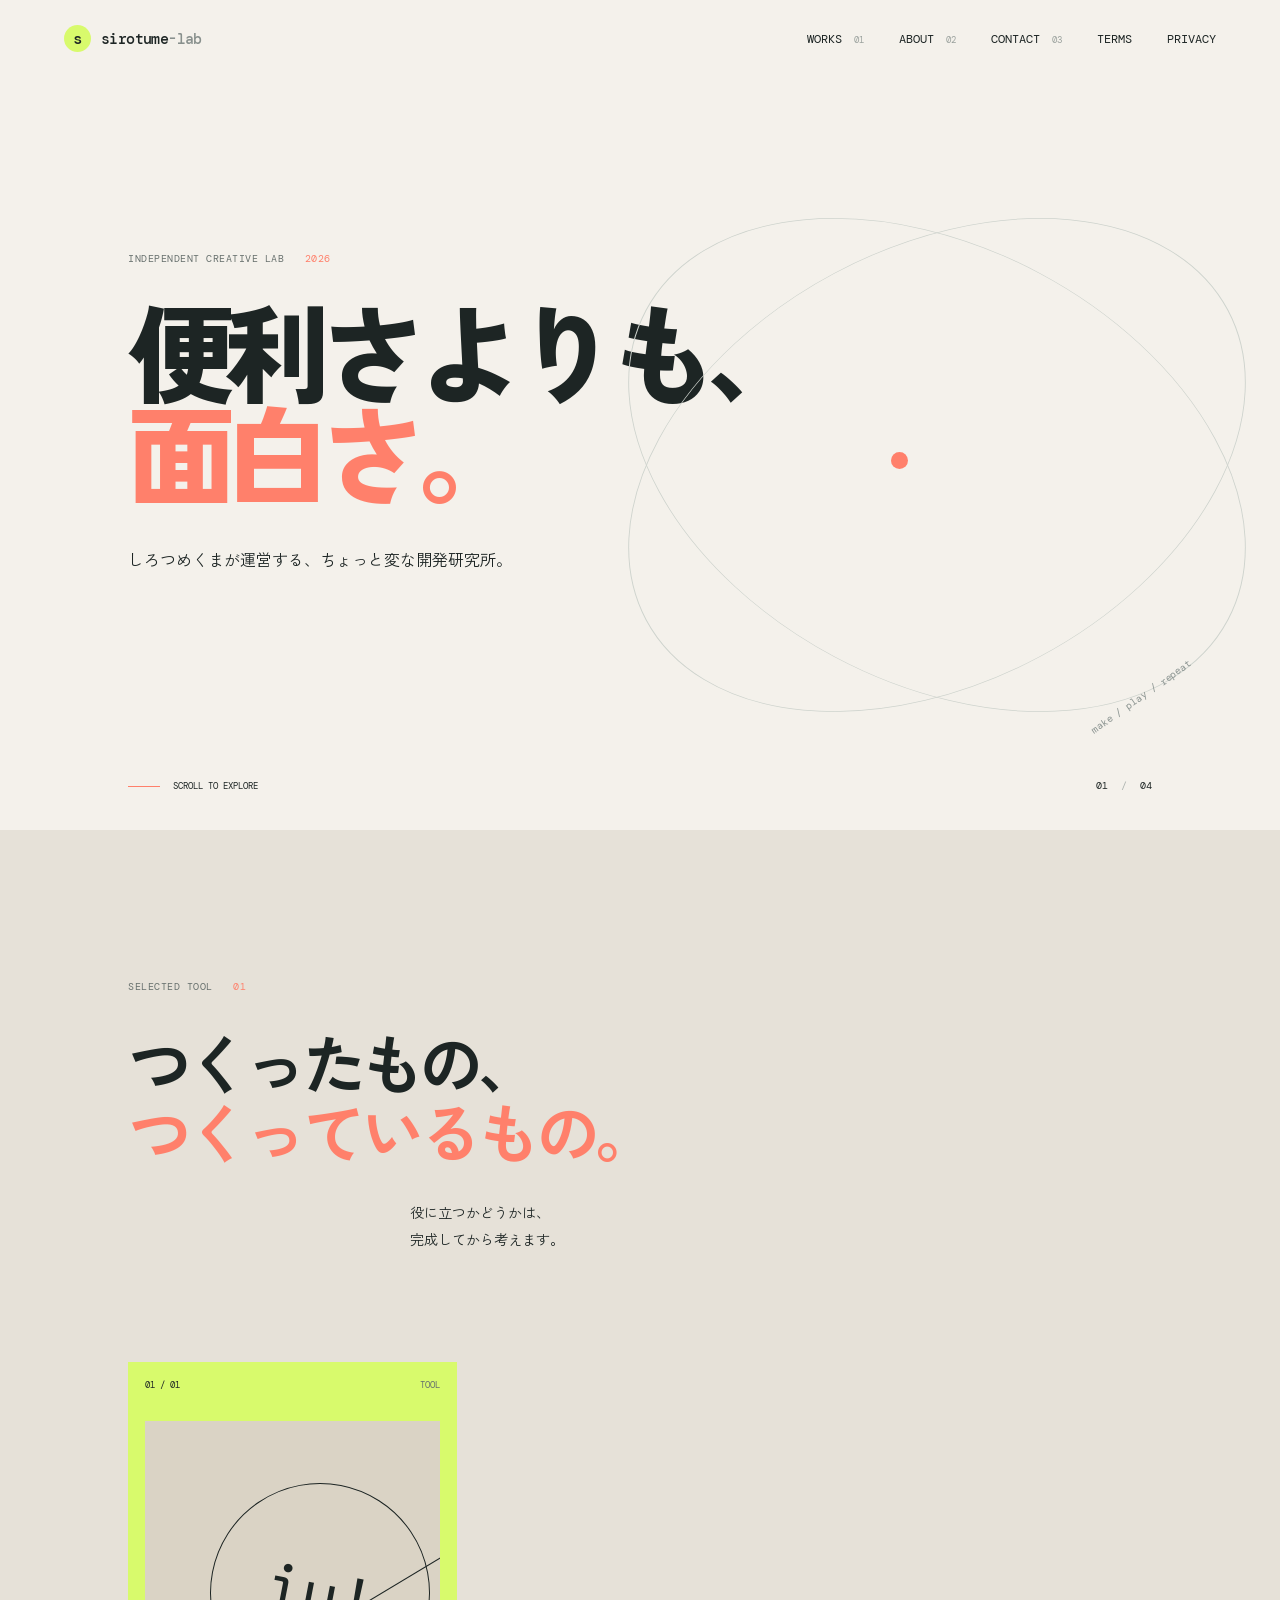
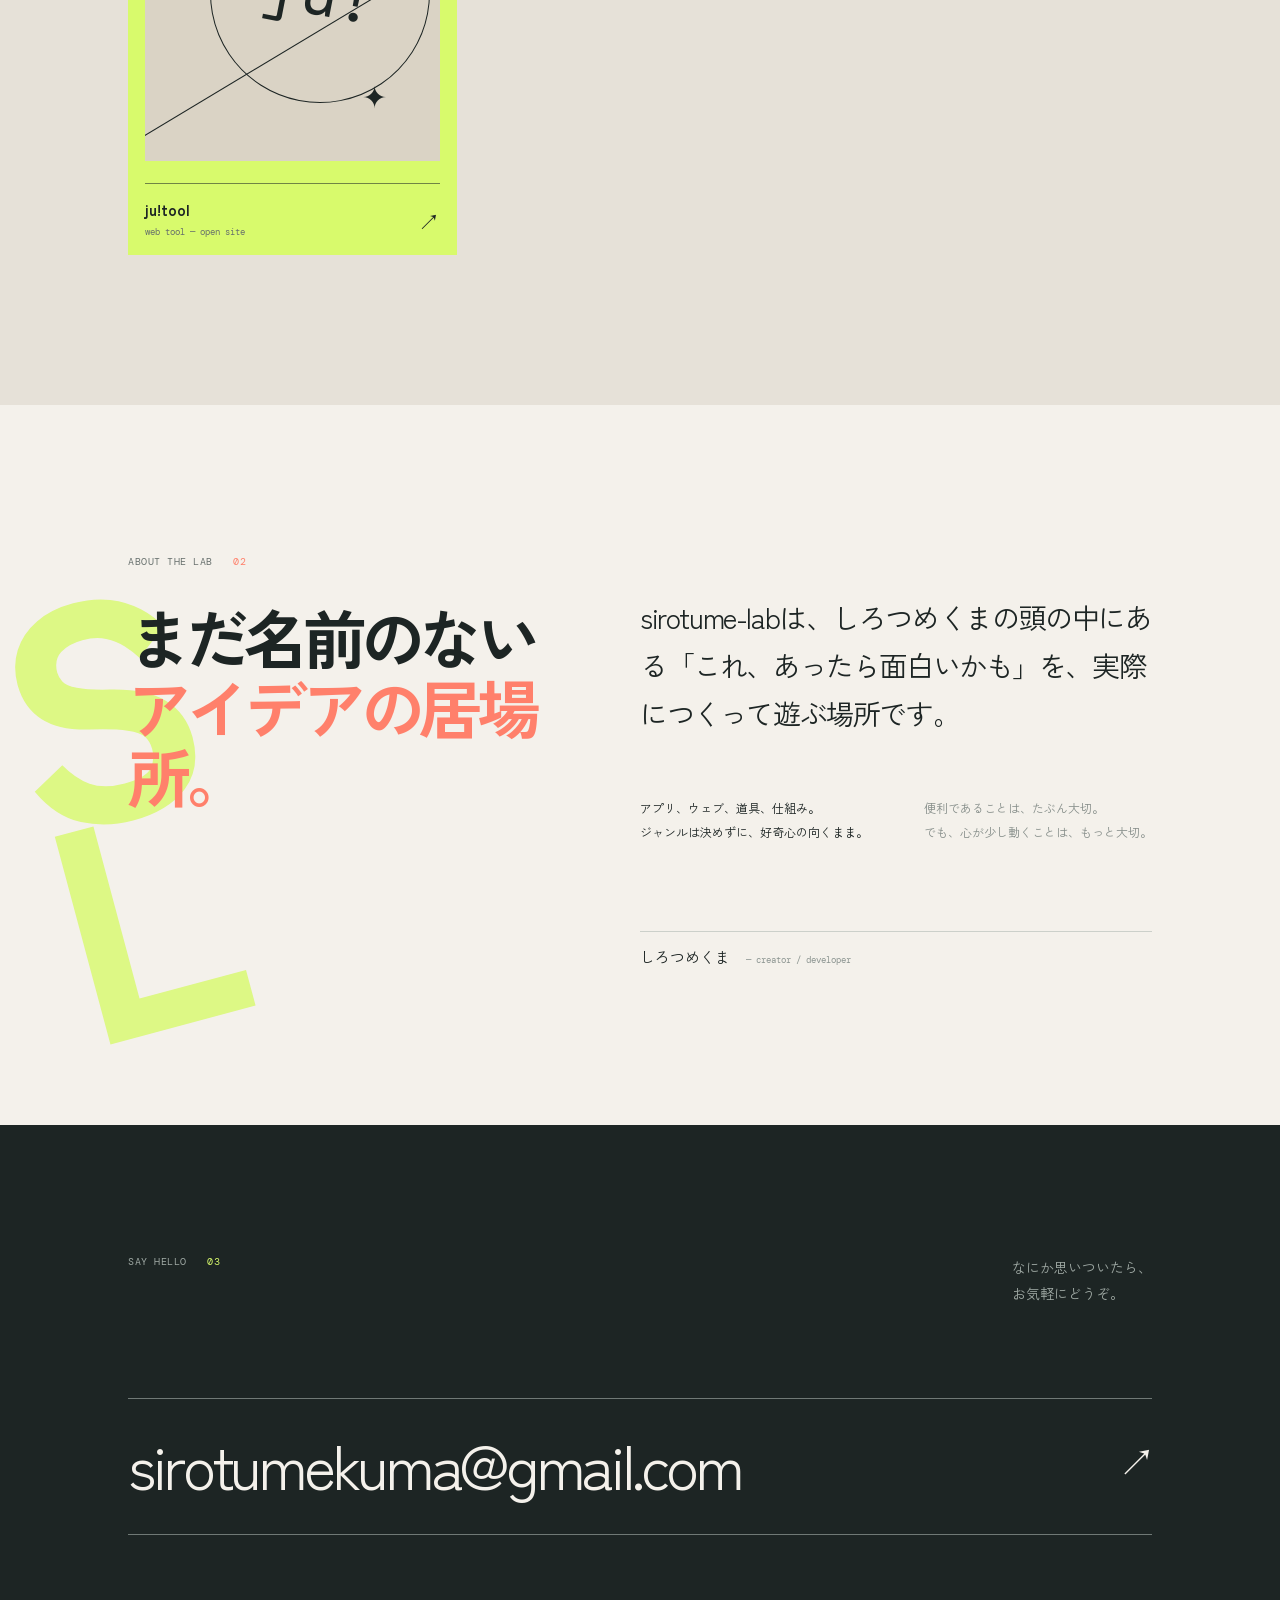
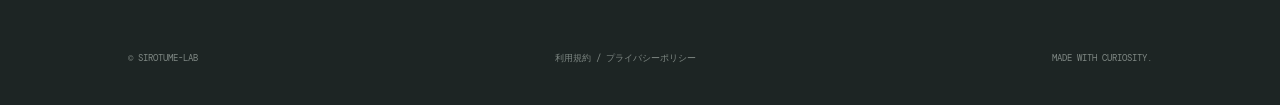
<file: index.html>
<!doctype html>
<html lang="ja">
  <head>
    <meta charset="UTF-8" />
    <meta name="viewport" content="width=device-width, initial-scale=1.0" />
    <meta name="description" content="しろつめくま / sirotume-lab — 便利さよりも面白さ。今までなかったものを創る。" />
    <title>sirotume-lab | 便利さよりも面白さ</title>
    <link rel="stylesheet" href="styles.css" />
    <script defer src="script.js"></script>
  </head>
  <body>
    <header class="site-header">
      <a class="logo" href="#top" aria-label="sirotume-lab トップへ">
        <span class="logo-mark">s</span>
        <span class="logo-type">sirotume<span>-lab</span></span>
      </a>
      <button class="menu-button" type="button" aria-expanded="false" aria-controls="site-nav">
        <span>menu</span>
        <i></i><i></i>
      </button>
      <nav id="site-nav" class="site-nav" aria-label="メインナビゲーション">
        <a href="#works">works <em>01</em></a>
        <a href="#about">about <em>02</em></a>
        <a href="#contact">contact <em>03</em></a>
        <a href="terms.html">terms</a>
        <a href="privacy.html">privacy</a>
      </nav>
    </header>

    <main id="top">
      <section class="hero section-frame">
        <div class="hero-copy">
          <p class="eyebrow reveal">Independent creative lab <span>2026</span></p>
          <h1 class="reveal reveal-delay-1">便利さよりも、<br /><span>面白さ。</span></h1>
          <p class="hero-description reveal reveal-delay-2">
            しろつめくまが運営する、<br class="mobile-only" />ちょっと変な開発研究所。
          </p>
        </div>
        <div class="hero-orbit" aria-hidden="true">
          <div class="orbit orbit-one"></div>
          <div class="orbit orbit-two"></div>
          <div class="orbit-dot"></div>
          <div class="orbit-note">make / play / repeat</div>
        </div>
        <div class="scroll-note"><span></span> scroll to explore</div>
        <div class="hero-index">01 <span>/</span> 04</div>
      </section>

      <section id="works" class="works section-frame section-light">
        <div class="section-heading">
          <p class="eyebrow">selected tool <span>01</span></p>
          <h2>つくったもの、<br /><i>つくっているもの。</i></h2>
          <p class="section-lead">役に立つかどうかは、<br />完成してから考えます。</p>
        </div>
        <div class="work-grid">
          <a class="work-card card-acid" href="https://sirotumekuma.github.io/jutool/index.html" target="_blank" rel="noopener noreferrer">
            <div class="card-top"><span>01 / 01</span><span>tool</span></div>
            <div class="card-art art-lab">
              <div class="lab-circle">ju!</div><div class="lab-line"></div><div class="lab-star">✦</div>
            </div>
            <div class="card-title"><span>ju!tool</span><small>web tool — open site</small><b>↗</b></div>
          </a>
        </div>
      </section>

      <section id="about" class="about section-frame">
        <div class="about-stamp" aria-hidden="true">S<br />L</div>
        <div class="section-heading">
          <p class="eyebrow">about the lab <span>02</span></p>
          <h2>まだ名前のない<br /><i>アイデアの居場所。</i></h2>
        </div>
        <div class="about-body">
          <p class="about-intro">sirotume-labは、しろつめくまの頭の中にある「これ、あったら面白いかも」を、実際につくって遊ぶ場所です。</p>
          <div class="about-details">
            <p>アプリ、ウェブ、道具、仕組み。<br />ジャンルは決めずに、好奇心の向くまま。</p>
            <p class="muted">便利であることは、たぶん大切。<br />でも、心が少し動くことは、もっと大切。</p>
          </div>
          <div class="signature">しろつめくま <span>— creator / developer</span></div>
        </div>
      </section>

      <section id="contact" class="contact section-frame section-dark">
        <div class="contact-top">
          <p class="eyebrow">say hello <span>03</span></p>
          <p class="contact-note">なにか思いついたら、<br />お気軽にどうぞ。</p>
        </div>
        <a class="contact-link" href="mailto:sirotumekuma@gmail.com">
          <span>sirotumekuma@gmail.com</span><b>↗</b>
        </a>
        <div class="contact-footer">
          <span>© sirotume-lab</span>
          <span><a href="terms.html">利用規約</a> / <a href="privacy.html">プライバシーポリシー</a></span>
          <span>made with curiosity.</span>
        </div>
      </section>
    </main>
  </body>
</html>
</file>
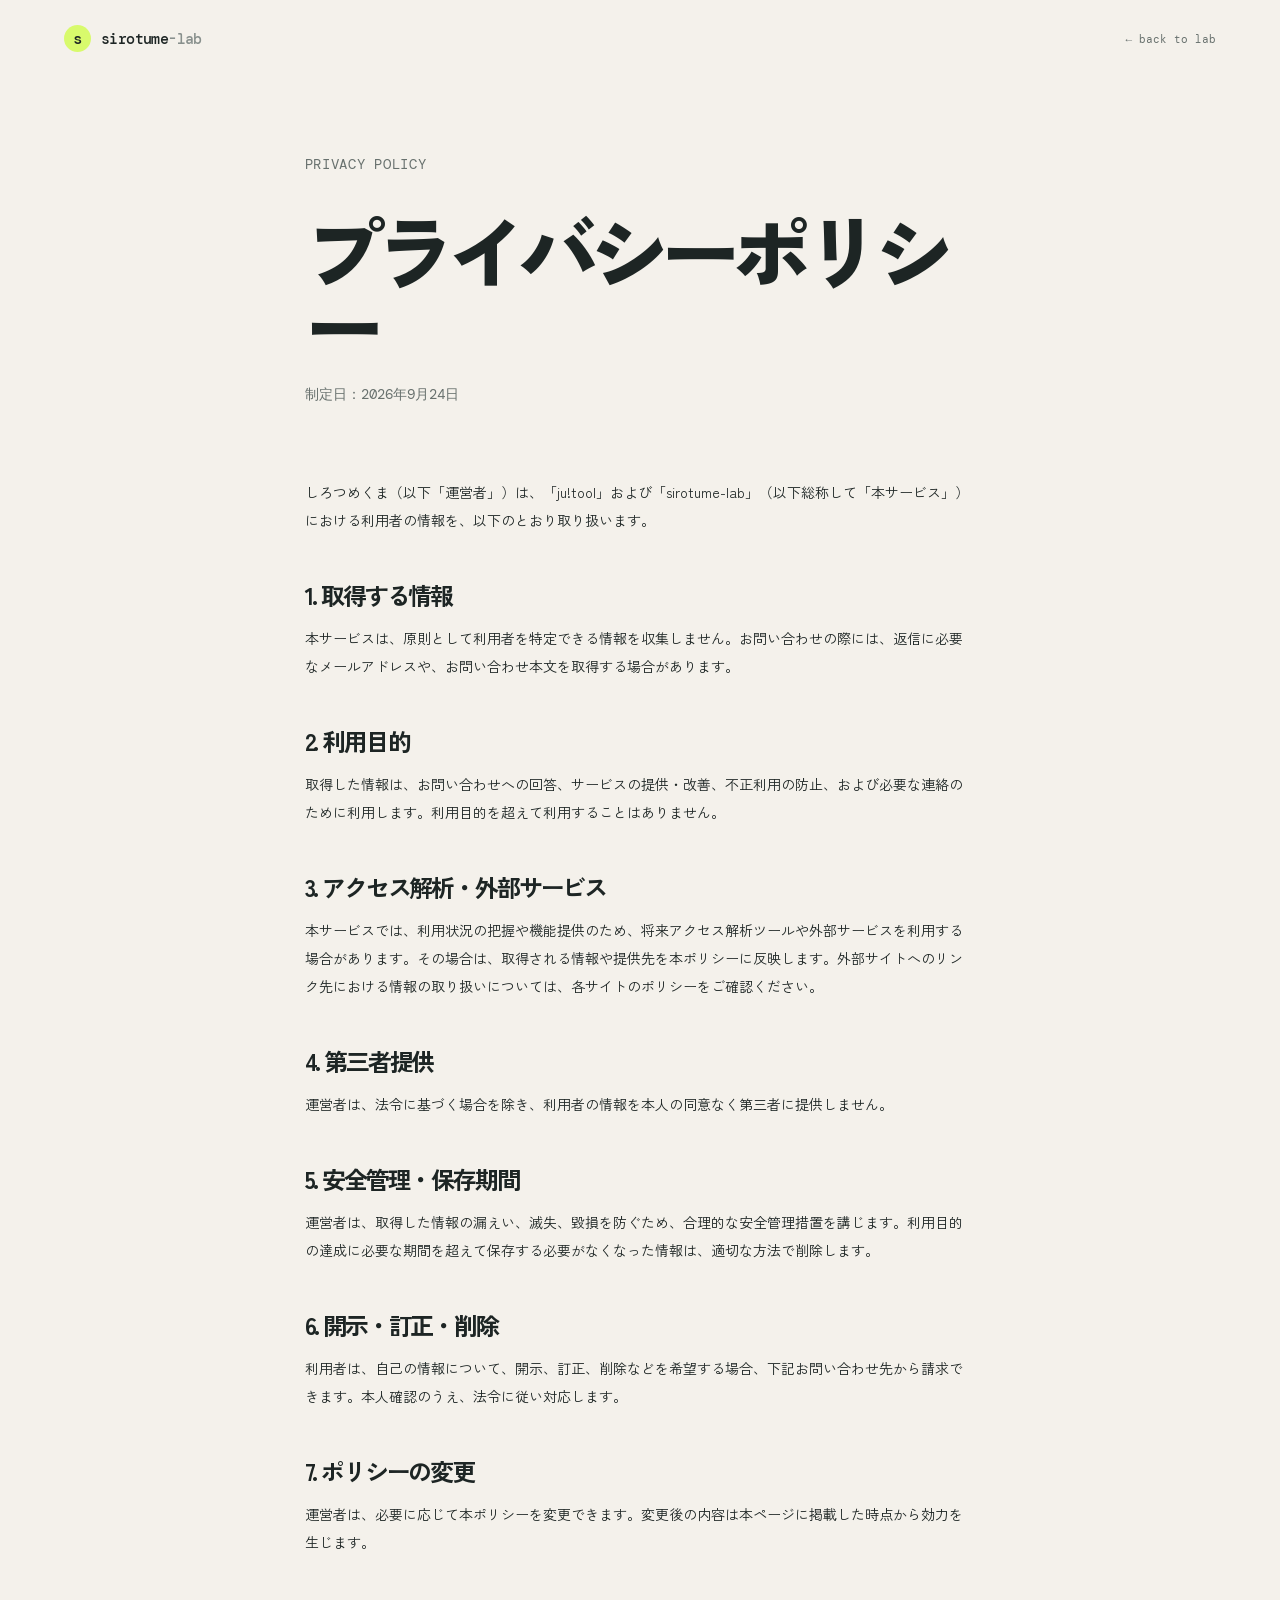
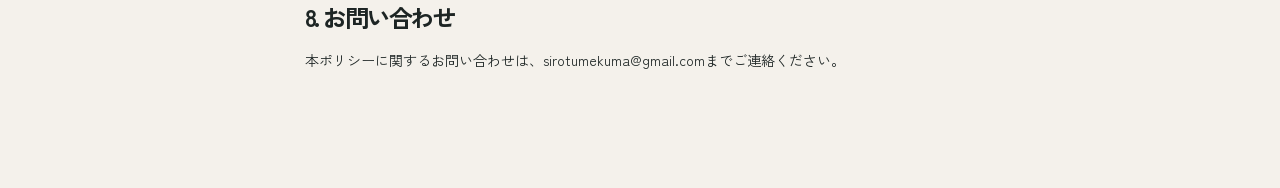
<file: privacy.html>
<!doctype html>
<html lang="ja">
  <head>
    <meta charset="UTF-8" />
    <meta name="viewport" content="width=device-width, initial-scale=1.0" />
    <meta name="description" content="ju!tool / sirotume-lab プライバシーポリシー" />
    <title>プライバシーポリシー | ju!tool / sirotume-lab</title>
    <link rel="stylesheet" href="styles.css" />
  </head>
  <body class="legal-page">
    <header class="site-header">
      <a class="logo" href="index.html" aria-label="sirotume-lab トップへ"><span class="logo-mark">s</span><span class="logo-type">sirotume<span>-lab</span></span></a>
      <a class="legal-back" href="index.html">← back to lab</a>
    </header>
    <main class="legal-main">
      <p class="eyebrow">privacy policy</p>
      <h1>プライバシーポリシー</h1>
      <p class="legal-updated">制定日：2026年9月24日</p>
      <p>しろつめくま（以下「運営者」）は、「ju!tool」および「sirotume-lab」（以下総称して「本サービス」）における利用者の情報を、以下のとおり取り扱います。</p>
      <h2>1. 取得する情報</h2>
      <p>本サービスは、原則として利用者を特定できる情報を収集しません。お問い合わせの際には、返信に必要なメールアドレスや、お問い合わせ本文を取得する場合があります。</p>
      <h2>2. 利用目的</h2>
      <p>取得した情報は、お問い合わせへの回答、サービスの提供・改善、不正利用の防止、および必要な連絡のために利用します。利用目的を超えて利用することはありません。</p>
      <h2>3. アクセス解析・外部サービス</h2>
      <p>本サービスでは、利用状況の把握や機能提供のため、将来アクセス解析ツールや外部サービスを利用する場合があります。その場合は、取得される情報や提供先を本ポリシーに反映します。外部サイトへのリンク先における情報の取り扱いについては、各サイトのポリシーをご確認ください。</p>
      <h2>4. 第三者提供</h2>
      <p>運営者は、法令に基づく場合を除き、利用者の情報を本人の同意なく第三者に提供しません。</p>
      <h2>5. 安全管理・保存期間</h2>
      <p>運営者は、取得した情報の漏えい、滅失、毀損を防ぐため、合理的な安全管理措置を講じます。利用目的の達成に必要な期間を超えて保存する必要がなくなった情報は、適切な方法で削除します。</p>
      <h2>6. 開示・訂正・削除</h2>
      <p>利用者は、自己の情報について、開示、訂正、削除などを希望する場合、下記お問い合わせ先から請求できます。本人確認のうえ、法令に従い対応します。</p>
      <h2>7. ポリシーの変更</h2>
      <p>運営者は、必要に応じて本ポリシーを変更できます。変更後の内容は本ページに掲載した時点から効力を生じます。</p>
      <h2>8. お問い合わせ</h2>
      <p>本ポリシーに関するお問い合わせは、<a href="mailto:sirotumekuma@gmail.com">sirotumekuma@gmail.com</a>までご連絡ください。</p>
    </main>
  </body>
</html>
</file>
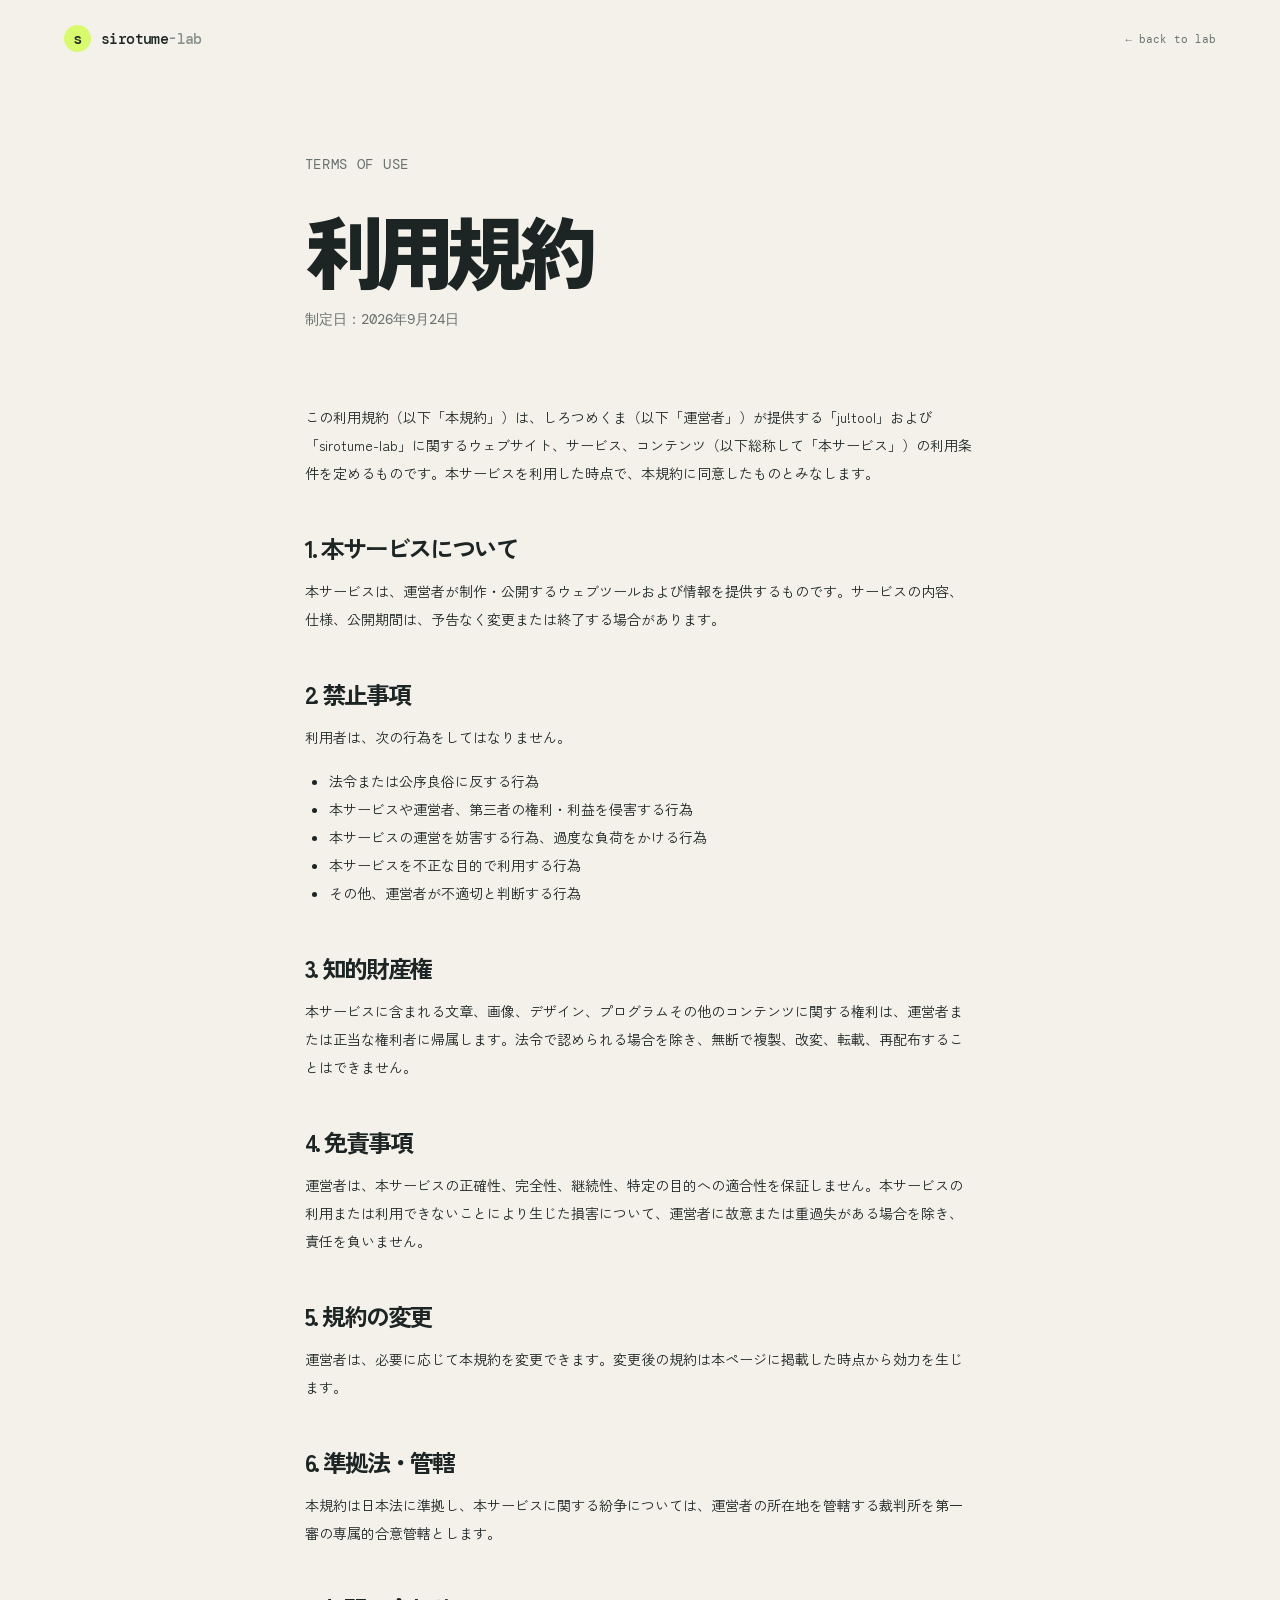
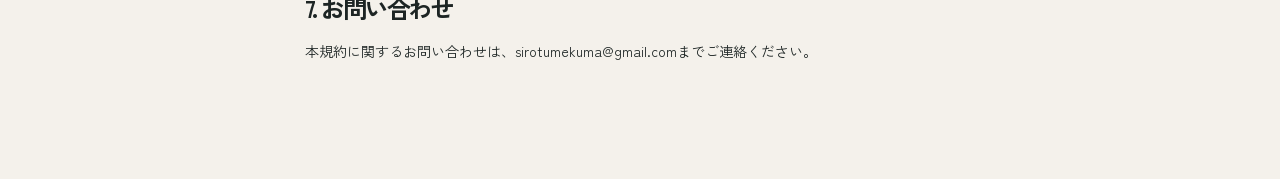
<file: terms.html>
<!doctype html>
<html lang="ja">
  <head>
    <meta charset="UTF-8" />
    <meta name="viewport" content="width=device-width, initial-scale=1.0" />
    <meta name="description" content="ju!tool / sirotume-lab 利用規約" />
    <title>利用規約 | ju!tool / sirotume-lab</title>
    <link rel="stylesheet" href="styles.css" />
  </head>
  <body class="legal-page">
    <header class="site-header">
      <a class="logo" href="index.html" aria-label="sirotume-lab トップへ"><span class="logo-mark">s</span><span class="logo-type">sirotume<span>-lab</span></span></a>
      <a class="legal-back" href="index.html">← back to lab</a>
    </header>
    <main class="legal-main">
      <p class="eyebrow">terms of use</p>
      <h1>利用規約</h1>
      <p class="legal-updated">制定日：2026年9月24日</p>
      <p>この利用規約（以下「本規約」）は、しろつめくま（以下「運営者」）が提供する「ju!tool」および「sirotume-lab」に関するウェブサイト、サービス、コンテンツ（以下総称して「本サービス」）の利用条件を定めるものです。本サービスを利用した時点で、本規約に同意したものとみなします。</p>
      <h2>1. 本サービスについて</h2>
      <p>本サービスは、運営者が制作・公開するウェブツールおよび情報を提供するものです。サービスの内容、仕様、公開期間は、予告なく変更または終了する場合があります。</p>
      <h2>2. 禁止事項</h2>
      <p>利用者は、次の行為をしてはなりません。</p>
      <ul><li>法令または公序良俗に反する行為</li><li>本サービスや運営者、第三者の権利・利益を侵害する行為</li><li>本サービスの運営を妨害する行為、過度な負荷をかける行為</li><li>本サービスを不正な目的で利用する行為</li><li>その他、運営者が不適切と判断する行為</li></ul>
      <h2>3. 知的財産権</h2>
      <p>本サービスに含まれる文章、画像、デザイン、プログラムその他のコンテンツに関する権利は、運営者または正当な権利者に帰属します。法令で認められる場合を除き、無断で複製、改変、転載、再配布することはできません。</p>
      <h2>4. 免責事項</h2>
      <p>運営者は、本サービスの正確性、完全性、継続性、特定の目的への適合性を保証しません。本サービスの利用または利用できないことにより生じた損害について、運営者に故意または重過失がある場合を除き、責任を負いません。</p>
      <h2>5. 規約の変更</h2>
      <p>運営者は、必要に応じて本規約を変更できます。変更後の規約は本ページに掲載した時点から効力を生じます。</p>
      <h2>6. 準拠法・管轄</h2>
      <p>本規約は日本法に準拠し、本サービスに関する紛争については、運営者の所在地を管轄する裁判所を第一審の専属的合意管轄とします。</p>
      <h2>7. お問い合わせ</h2>
      <p>本規約に関するお問い合わせは、<a href="mailto:sirotumekuma@gmail.com">sirotumekuma@gmail.com</a>までご連絡ください。</p>
    </main>
  </body>
</html>
</file>
<file: styles.css>
@import url("https://fonts.googleapis.com/css2?family=DM+Mono:wght@400;500&family=Zen+Kaku+Gothic+New:wght@400;500;700;900&display=swap");

:root {
  --ink: #1d2524;
  --paper: #f4f1eb;
  --cream: #e6e1d8;
  --acid: #d8fa6c;
  --coral: #ff806b;
  --sky: #bbd7f2;
  --pink: #f1c7d4;
  --mono: "DM Mono", monospace;
  --sans: "Zen Kaku Gothic New", sans-serif;
}
* { box-sizing: border-box; }
html { scroll-behavior: smooth; }
body { margin: 0; color: var(--ink); background: var(--paper); font-family: var(--sans); }
a { color: inherit; text-decoration: none; }
.site-header { align-items: center; display: flex; justify-content: space-between; left: 0; padding: 25px 5vw; position: absolute; right: 0; top: 0; z-index: 5; }
.logo { align-items: center; display: flex; font-family: var(--mono); font-size: 15px; font-weight: 500; gap: 10px; letter-spacing: -.04em; }
.logo-mark { align-items: center; background: var(--acid); border-radius: 50%; display: flex; font-size: 16px; height: 27px; justify-content: center; width: 27px; }
.logo-type span { color: #88908d; }
.site-nav { display: flex; font: 12px var(--mono); gap: 35px; text-transform: uppercase; }
.site-nav a { transition: color .2s; }
.site-nav a:hover { color: var(--coral); }
.site-nav em { color: #9aa19d; font-size: 9px; font-style: normal; margin-left: 5px; }
.menu-button { display: none; }
.section-frame { padding: 150px 10vw; position: relative; }
.hero { background: var(--paper); height: min(830px, 100vh); min-height: 700px; overflow: hidden; padding-top: 28vh; }
.eyebrow { color: #68716e; font: 10px var(--mono); letter-spacing: .05em; margin: 0 0 34px; text-transform: uppercase; }
.eyebrow span { color: var(--coral); margin-left: 14px; }
h1, h2, p { margin-top: 0; }
h1 { font-size: clamp(55px, 8.4vw, 130px); font-weight: 900; letter-spacing: -.11em; line-height: .94; margin-bottom: 42px; }
h1 span, h2 i { color: var(--coral); font-style: normal; }
.hero-description { font-size: 16px; line-height: 2; }
.hero-orbit { height: 53vw; max-height: 660px; max-width: 660px; position: absolute; right: 1vw; top: 15vh; width: 53vw; }
.orbit { border: 1px solid #cfd4ce; border-radius: 50%; height: 100%; position: absolute; width: 100%; }
.orbit-one { transform: rotate(28deg) scaleY(.66); }
.orbit-two { transform: rotate(-28deg) scaleY(.66); }
.orbit-dot { background: var(--coral); border-radius: 50%; height: 17px; left: 43%; position: absolute; top: 48%; width: 17px; }
.orbit-note { bottom: 14%; color: #8a9390; font: 10px var(--mono); position: absolute; right: 10%; transform: rotate(-35deg); }
.scroll-note { align-items: center; bottom: 38px; display: flex; font: 9px var(--mono); gap: 13px; left: 10vw; position: absolute; text-transform: uppercase; }
.scroll-note span { background: var(--coral); display: block; height: 1px; width: 32px; }
.hero-index { bottom: 38px; font: 10px var(--mono); position: absolute; right: 10vw; }
.hero-index span { color: #adb3af; padding: 0 7px; }
.section-light { background: var(--cream); }
.section-heading { position: relative; z-index: 1; }
h2 { font-size: clamp(38px, 5vw, 74px); letter-spacing: -.09em; line-height: 1.08; margin-bottom: 34px; }
h2 i { color: var(--coral); font-style: normal; }
.section-lead { font-size: 14px; line-height: 1.9; margin-left: 22vw; }
.work-grid { display: grid; gap: 18px; grid-template-columns: repeat(3, 1fr); margin-top: 110px; }
.work-card { display: block; overflow: hidden; padding: 17px; transition: transform .35s cubic-bezier(.22,1,.36,1); }
.work-card:hover { transform: translateY(-10px) rotate(-1deg); }
.card-acid { background: var(--acid); }
.card-top { display: flex; font: 9px var(--mono); justify-content: space-between; text-transform: uppercase; }
.card-top span:last-child { color: #66706d; }
.card-art { height: 340px; margin: 30px 0 22px; position: relative; }
.art-lab { background: #dad3c5; overflow: hidden; }
.lab-circle { align-items: center; border: 1px solid var(--ink); border-radius: 50%; display: flex; font: 62px var(--mono); height: 220px; justify-content: center; left: 22%; position: absolute; top: 18%; transform: rotate(11deg); width: 220px; }
.lab-line { border-top: 1px solid var(--ink); left: -10%; position: absolute; top: 65%; transform: rotate(-31deg); width: 125%; }
.lab-star { bottom: 13%; font-size: 30px; position: absolute; right: 18%; }
.card-title { align-items: flex-end; border-top: 1px solid rgba(29,37,36,.55); display: grid; grid-template-columns: 1fr auto; padding-top: 15px; }
.card-title span { font-size: 15px; font-weight: 700; }.card-title small { color: #67706c; font: 9px var(--mono); grid-column: 1; margin-top: 6px; }.card-title b { font: 22px var(--mono); grid-column: 2; grid-row: 1 / span 2; }
.about { display: grid; grid-template-columns: 1fr 1fr; min-height: 720px; overflow: hidden; }
.about-stamp { color: var(--acid); font: 900 clamp(170px, 24vw, 360px)/.7 var(--sans); left: 2vw; letter-spacing: -.2em; opacity: .8; position: absolute; top: 25%; transform: rotate(-15deg); }
.about-body { align-self: end; grid-column: 2; padding-bottom: 8px; position: relative; }
.about-intro { font-size: clamp(20px, 2.2vw, 31px); letter-spacing: -.05em; line-height: 1.7; margin-bottom: 60px; }
.about-details { display: flex; font-size: 12px; justify-content: space-between; line-height: 2; }.muted { color: #868e8a; }
.signature { border-top: 1px solid #ccd0ca; font-size: 15px; margin-top: 75px; padding-top: 14px; }.signature span { color: #8b9490; font: 9px var(--mono); margin-left: 12px; }
.section-dark { background: var(--ink); color: var(--paper); }
.contact { min-height: 580px; padding-bottom: 40px; padding-top: 130px; }.contact .eyebrow { color: #a0aaa5; }.contact .eyebrow span { color: var(--acid); }.contact-note { color: #a0aaa5; font-size: 14px; line-height: 1.8; position: absolute; right: 10vw; top: 130px; }
.contact-link { align-items: center; border-bottom: 1px solid #707976; border-top: 1px solid #707976; display: flex; font-size: clamp(25px, 4.8vw, 70px); justify-content: space-between; letter-spacing: -.07em; margin-top: 130px; padding: 20px 0 26px; transition: color .2s; }.contact-link:hover { color: var(--acid); }.contact-link b { font: 38px var(--mono); }
.contact-footer { bottom: 40px; color: #7f8884; display: flex; font: 9px var(--mono); gap: 20px; justify-content: space-between; left: 10vw; position: absolute; right: 10vw; text-transform: uppercase; }
.contact-footer a { transition: color .2s; }.contact-footer a:hover { color: var(--acid); }
.legal-page { background: var(--paper); min-height: 100vh; }
.legal-main { margin: 0 auto; max-width: 850px; padding: 150px 7vw 100px; }
.legal-main h1 { font-size: clamp(42px, 7vw, 80px); margin-bottom: 18px; }
.legal-updated { color: #68716e; font: 11px var(--mono); margin-bottom: 70px; }
.legal-main h2 { font-size: 24px; margin: 48px 0 16px; }
.legal-main p, .legal-main li { font-size: 14px; line-height: 2; }
.legal-main ul { padding-left: 1.5em; }
.legal-back { color: #68716e; font: 11px var(--mono); }
.mobile-only { display: none; }
.reveal { opacity: 0; transform: translateY(22px); transition: opacity .8s ease, transform .8s ease; }.reveal.is-visible { opacity: 1; transform: none; }
@media (max-width: 700px) {
  .site-header { padding: 20px 6vw; }.menu-button { background: none; border: 0; display: flex; flex-direction: column; gap: 5px; padding: 5px 0 5px 14px; position: relative; z-index: 6; }.menu-button span { font: 9px var(--mono); margin-bottom: 2px; text-transform: uppercase; }.menu-button i { background: var(--ink); display: block; height: 1px; width: 25px; }.site-nav { background: var(--paper); flex-direction: column; gap: 22px; inset: 0; justify-content: center; opacity: 0; pointer-events: none; position: fixed; transform: translateY(-10px); transition: .25s; }.site-nav.is-open { opacity: 1; pointer-events: auto; transform: none; }.site-nav a { font-size: 20px; padding-left: 15vw; }
  .section-frame { padding-left: 7vw; padding-right: 7vw; }.hero { height: 750px; min-height: 0; padding-top: 190px; }.hero-orbit { height: 105vw; right: -28vw; top: 260px; width: 105vw; }.hero-description { font-size: 14px; }.mobile-only { display: block; }.scroll-note { left: 7vw; }.hero-index { right: 7vw; }
  .section-light, .about { padding-bottom: 90px; padding-top: 100px; }.work-grid { display: flex; flex-direction: column; gap: 25px; margin-top: 65px; }.card-art { height: 300px; }.work-card { padding: 14px; }
  .about { display: block; min-height: 800px; }.about-stamp { left: -4vw; top: 19%; }.about-body { margin-top: 390px; }.about-intro { font-size: 21px; }.about-details { display: block; }.about-details p { margin-bottom: 20px; }.signature { margin-top: 50px; }
  .contact { min-height: 540px; padding-bottom: 35px; padding-top: 100px; }.contact-note { position: static; }.contact-link { margin-top: 100px; word-break: break-all; }.contact-link b { font-size: 28px; margin-left: 12px; }.contact-footer { align-items: flex-start; bottom: 35px; flex-direction: column; gap: 8px; left: 7vw; right: 7vw; }
  .legal-main { padding: 120px 7vw 70px; }.legal-main h2 { font-size: 21px; }
}
</file>
